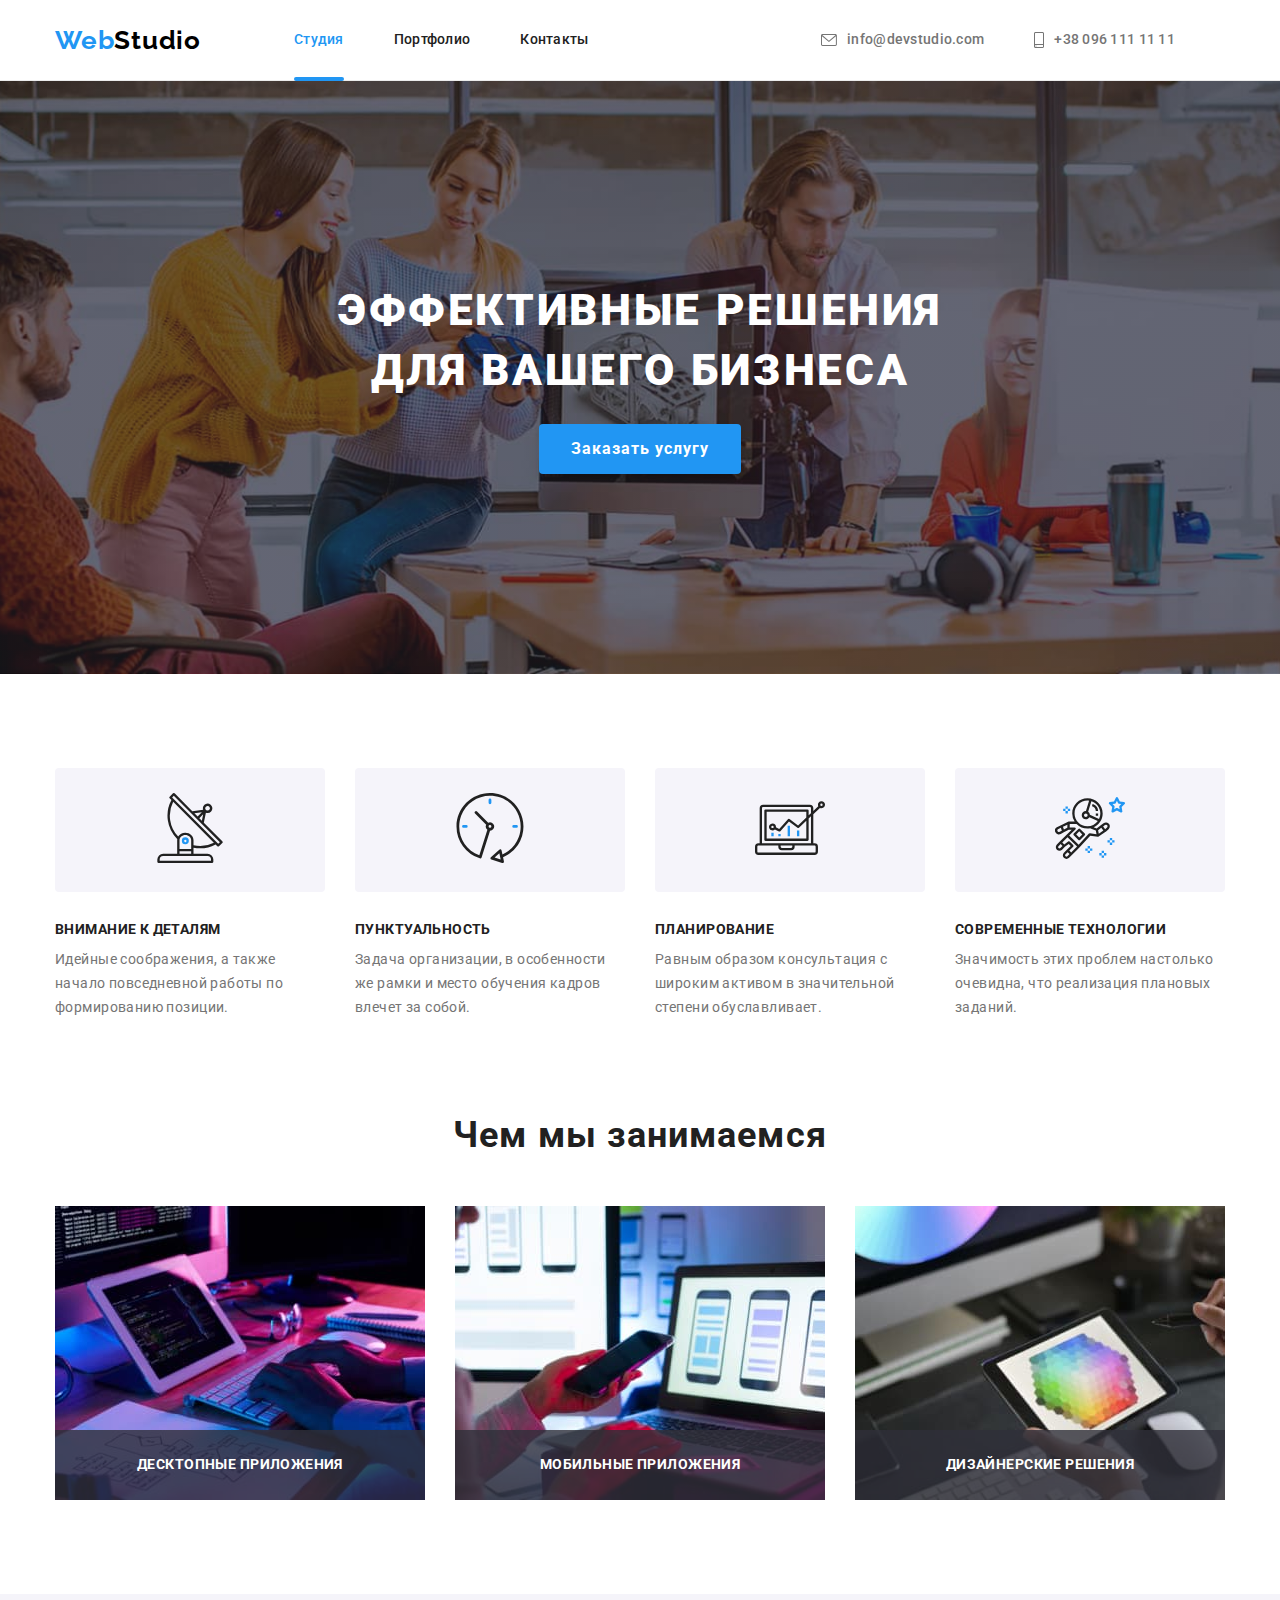
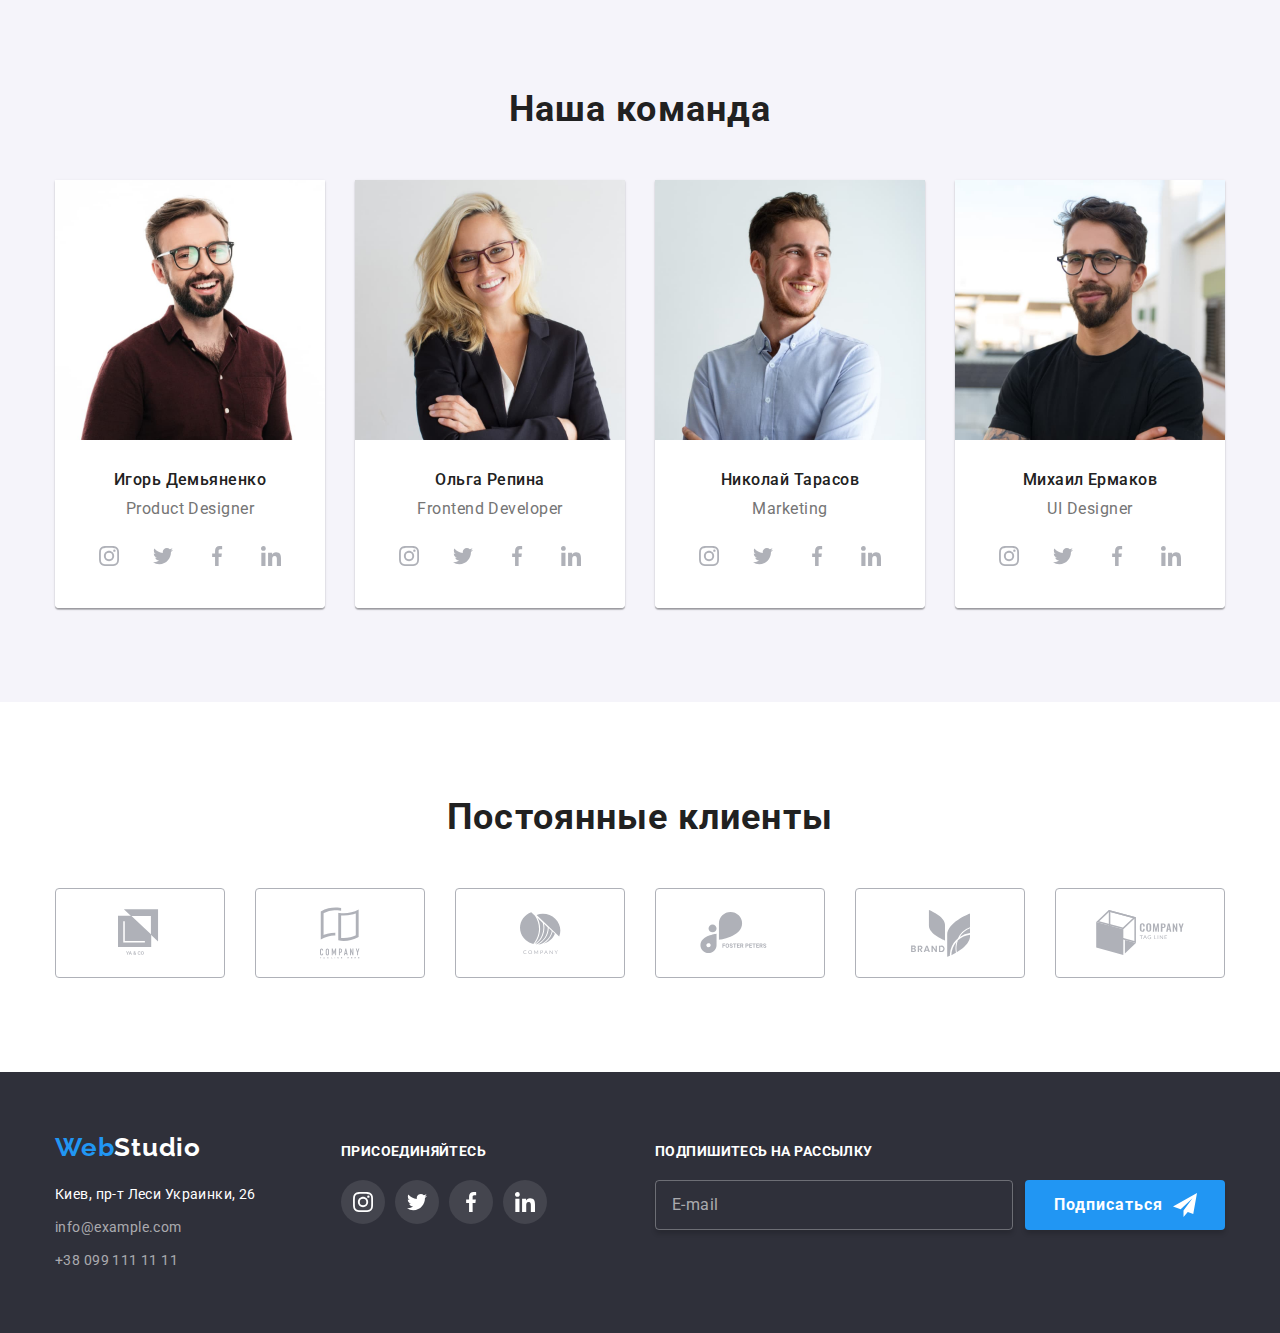
<file: index.html>
<!DOCTYPE html>
<html lang="ru">
  <head>
    <meta charset="UTF-8" />
    <meta name="viewport" content="width=device-width, initial-scale=1.0" />
    <title lang="en">Studio</title>
    <link rel="preconnect" href="https://fonts.gstatic.com" />
    <link
      href="https://fonts.googleapis.com/css2?family=Raleway:wght@700&family=Roboto:wght@400;500;700;900&display=swap"
      rel="stylesheet"
    />
    <link
      rel="stylesheet"
      href="https://cdnjs.cloudflare.com/ajax/libs/modern-normalize/1.0.0/modern-normalize.min.css"
    />
    <link rel="stylesheet" href="./css/main.min.css" />
  </head>

  <body>
    <!-- Шапка страницы-->
    <header class="header">
      <div class="container">
        <nav class="site-nav">
          <a href="./index.html" class="logo" lang="en"
            >Web<span class="logo-text">Studio</span></a
          >
          <ul class="site-nav list">
            <li class="site-nav-list-item">
              <a href="./index.html" class="current link">Студия</a>
            </li>
            <li class="site-nav-list-item">
              <a href="./portfolio.html" class="link">Портфолио</a>
            </li>
            <li class="site-nav-list-item">
              <a href="" class="link">Контакты</a>
            </li>
          </ul>
        </nav>
        <address class="header-address">
          <ul class="header-address list">
            <li class="header-address-list-item">
              <a href="mailto:info@devstudio.com" class="link">
                <svg class="mail-icon" width="16" height="12">
                  <use href="./images/icons/sprite.svg#icon-mail"></use>
                </svg>
                info@devstudio.com</a
              >
            </li>
            <li class="header-address-list-item">
              <a href="tel:+380961111111" class="link">
                <svg class="phone-icon" width="10" height="16">
                  <use href="./images/icons/sprite.svg#icon-smartphone"></use>
                </svg>
                +38 096 111 11 11</a
              >
            </li>
          </ul>
        </address>
      </div>
    </header>

    <main>
      <!--Герой-->
      <section class="hero">
        <div class="container">
          <h1 class="visually-hidden">Промо сайта</h1>
          <p class="hero-text">Эффективные решения для вашего бизнеса</p>
          <button class="button primary" type="button" data-modal-open>
            Заказать услугу
          </button>
        </div>
      </section>

      <!--Особенности-->
      <section class="features section">
        <!--<h2>Особенности</h2>-->
        <div class="container">
          <h2 class="visually-hidden">Особенности</h2>
          <ul class="features-list list">
            <li class="feature-list-item">
              <div class="features-icon">
                <svg class="antenna" width="70" height="70">
                  <use href="./images/icons/sprite.svg#icon-antenna"></use>
                </svg>
              </div>
              <h3 class="features-title">Внимание к деталям</h3>
              <p class="features-description">
                Идейные соображения, а также начало повседневной работы по
                формированию позиции.
              </p>
            </li>
            <li class="feature-list-item">
              <div class="features-icon">
                <svg class="clock" width="70" height="70">
                  <use href="./images/icons/sprite.svg#icon-clock"></use>
                </svg>
              </div>
              <h3 class="features-title">Пунктуальность</h3>
              <p class="features-description">
                Задача организации, в особенности же рамки и место обучения
                кадров влечет за собой.
              </p>
            </li>
            <li class="feature-list-item">
              <div class="features-icon">
                <svg class="diagram" width="70" height="70">
                  <use href="./images/icons/sprite.svg#icon-diagram"></use>
                </svg>
              </div>
              <h3 class="features-title">Планирование</h3>
              <p class="features-description">
                Равным образом консультация с широким активом в значительной
                степени обуславливает.
              </p>
            </li>
            <li class="feature-list-item">
              <div class="features-icon">
                <svg class="astronaut" width="70" height="70">
                  <use href="./images/icons/sprite.svg#icon-astronaut"></use>
                </svg>
              </div>
              <h3 class="features-title">Современные технологии</h3>
              <p class="features-description">
                Значимость этих проблем настолько очевидна, что реализация
                плановых заданий.
              </p>
            </li>
          </ul>
        </div>
      </section>

      <!--Чем мы занимаемся-->
      <section class="apps-development section">
        <div class="container">
          <h2 class="section-title">Чем мы занимаемся</h2>
          <ul class="apps-development-list list">
            <li class="apps-development-item">
              <img
                src="./images/about/image1.jpg"
                alt="Разработка десктопных приложений"
                width="370"
                height="294"
              />
              <p class="apps-development-desc">Десктопные приложения</p>
            </li>
            <li class="apps-development-item">
              <img
                src="./images/about/image2.jpg"
                alt="Разработка приложений для мобильных телефонов"
                width="370"
                height="294"
              />
              <p class="apps-development-desc">Мобильные приложения</p>
            </li>
            <li class="apps-development-item">
              <img
                src="./images/about/image3.jpg"
                alt="Разработка приложений для планшетов"
                width="370"
                height="294"
              />
              <p class="apps-development-desc">Дизайнерские решения</p>
            </li>
          </ul>
        </div>
      </section>

      <!--Наша команда-->
      <section class="team section">
        <div class="container">
          <h2 class="section-title">Наша команда</h2>
          <ul class="team-list list">
            <li class="team-list-item">
              <img
                src="./images/team/photo1.jpg"
                alt="Бородатый шатен в очках в коричневой рубашке улыбается"
                width="270"
                height="260"
              />
              <div class="team-list-content-wrapper">
                <h3 class="employee-name">Игорь Демьяненко</h3>
                <p class="position" lang="en">Product Designer</p>
                <ul class="social-links list">
                  <li class="social-links-list-item">
                    <a href="" class="social-links-link">
                      <svg class="social-links-icon">
                        <use
                          href="./images/icons/sprite.svg#icon-instagram"
                        ></use>
                      </svg>
                    </a>
                  </li>
                  <li class="social-links-list-item">
                    <a href="" class="social-links-link">
                      <svg class="social-links-icon">
                        <use
                          href="./images/icons/sprite.svg#icon-twitter"
                        ></use>
                      </svg>
                    </a>
                  </li>
                  <li class="social-links-list-item">
                    <a href="" class="social-links-link">
                      <svg class="social-links-icon">
                        <use
                          href="./images/icons/sprite.svg#icon-facebook"
                        ></use>
                      </svg>
                    </a>
                  </li>
                  <li class="social-links-list-item">
                    <a href="" class="social-links-link">
                      <svg class="social-links-icon">
                        <use
                          href="./images/icons/sprite.svg#icon-linkedin"
                        ></use>
                      </svg>
                    </a>
                  </li>
                </ul>
              </div>
            </li>
            <li class="team-list-item">
              <img
                src="./images/team/photo2.jpg"
                alt="Блондинка с длинными волосами в очках в черном пиджаке улыбается"
                width="270"
                height="260"
              />
              <div class="team-list-content-wrapper">
                <h3 class="employee-name">Ольга Репина</h3>
                <p class="position" lang="en">Frontend Developer</p>
                <ul class="social-links list">
                  <li class="social-links-list-item">
                    <a href="" class="social-links-link">
                      <svg class="social-links-icon">
                        <use
                          href="./images/icons/sprite.svg#icon-instagram"
                        ></use>
                      </svg>
                    </a>
                  </li>
                  <li class="social-links-list-item">
                    <a href="" class="social-links-link">
                      <svg class="social-links-icon">
                        <use
                          href="./images/icons/sprite.svg#icon-twitter"
                        ></use>
                      </svg>
                    </a>
                  </li>
                  <li class="social-links-list-item">
                    <a href="" class="social-links-link">
                      <svg class="social-links-icon">
                        <use
                          href="./images/icons/sprite.svg#icon-facebook"
                        ></use>
                      </svg>
                    </a>
                  </li>
                  <li class="social-links-list-item">
                    <a href="" class="social-links-link">
                      <svg class="social-links-icon">
                        <use
                          href="./images/icons/sprite.svg#icon-linkedin"
                        ></use>
                      </svg>
                    </a>
                  </li>
                </ul>
              </div>
            </li>
            <li class="team-list-item">
              <img
                src="./images/team/photo3.jpg"
                alt="Русый мужчина в голубой рубашке улыбается"
                width="270"
                height="260"
              />
              <div class="team-list-content-wrapper">
                <h3 class="employee-name">Николай Тарасов</h3>
                <p class="position" lang="en">Marketing</p>
                <ul class="social-links list">
                  <li class="social-links-list-item">
                    <a href="" class="social-links-link">
                      <svg class="social-links-icon">
                        <use
                          href="./images/icons/sprite.svg#icon-instagram"
                        ></use>
                      </svg>
                    </a>
                  </li>
                  <li class="social-links-list-item">
                    <a href="" class="social-links-link">
                      <svg class="social-links-icon">
                        <use
                          href="./images/icons/sprite.svg#icon-twitter"
                        ></use>
                      </svg>
                    </a>
                  </li>
                  <li class="social-links-list-item">
                    <a href="" class="social-links-link">
                      <svg class="social-links-icon">
                        <use
                          href="./images/icons/sprite.svg#icon-facebook"
                        ></use>
                      </svg>
                    </a>
                  </li>
                  <li class="social-links-list-item">
                    <a href="" class="social-links-link">
                      <svg class="social-links-icon">
                        <use
                          href="./images/icons/sprite.svg#icon-linkedin"
                        ></use>
                      </svg>
                    </a>
                  </li>
                </ul>
              </div>
            </li>
            <li class="team-list-item">
              <img
                src="./images/team/photo4.jpg"
                alt="Бородатый брюнет в очках в черной футболке улыбается"
                width="270"
                height="260"
              />
              <div class="team-list-content-wrapper">
                <h3 class="employee-name">Михаил Ермаков</h3>
                <p class="position" lang="en">UI Designer</p>
                <ul class="social-links list">
                  <li class="social-links-list-item">
                    <a href="" class="social-links-link">
                      <svg class="social-links-icon">
                        <use
                          href="./images/icons/sprite.svg#icon-instagram"
                        ></use>
                      </svg>
                    </a>
                  </li>
                  <li class="social-links-list-item">
                    <a href="" class="social-links-link">
                      <svg class="social-links-icon">
                        <use
                          href="./images/icons/sprite.svg#icon-twitter"
                        ></use>
                      </svg>
                    </a>
                  </li>
                  <li class="social-links-list-item">
                    <a href="" class="social-links-link">
                      <svg class="social-links-icon">
                        <use
                          href="./images/icons/sprite.svg#icon-facebook"
                        ></use>
                      </svg>
                    </a>
                  </li>
                  <li class="social-links-list-item">
                    <a href="" class="social-links-link">
                      <svg class="social-links-icon">
                        <use
                          href="./images/icons/sprite.svg#icon-linkedin"
                        ></use>
                      </svg>
                    </a>
                  </li>
                </ul>
              </div>
            </li>
          </ul>
        </div>
      </section>

      <section class="clients section">
        <h2 class="section-title">Постоянные клиенты</h2>
        <div class="container">
          <ul class="clients-list list">
            <li class="clients-list-item">
              <a href="" class="clients-list-link">
                <svg class="client-icon" width="44.27" height="49.23">
                  <use href="./images/icons/sprite.svg#icon-client-1"></use>
                </svg>
              </a>
            </li>
            <li class="clients-list-item">
              <a href="" class="clients-list-link">
                <svg class="client-icon" width="40" height="52">
                  <use href="./images/icons/sprite.svg#icon-client-2"></use>
                </svg>
              </a>
            </li>
            <li class="clients-list-item">
              <a href="" class="clients-list-link">
                <svg class="client-icon" width="41" height="42.6">
                  <use href="./images/icons/sprite.svg#icon-client-3"></use>
                </svg>
              </a>
            </li>
            <li class="clients-list-item">
              <a href="" class="clients-list-link">
                <svg class="client-icon" width="79.66" height="42.02">
                  <use href="./images/icons/sprite.svg#icon-client-4"></use>
                </svg>
              </a>
            </li>
            <li class="clients-list-item">
              <a href="" class="clients-list-link">
                <svg class="client-icon" width="59" height="47">
                  <use href="./images/icons/sprite.svg#icon-client-5"></use>
                </svg>
              </a>
            </li>
            <li class="clients-list-item">
              <a href="" class="clients-list-link">
                <svg class="client-icon" width="88.48" height="45.44">
                  <use href="./images/icons/sprite.svg#icon-client-6"></use>
                </svg>
              </a>
            </li>
          </ul>
        </div>
      </section>
    </main>

    <!--Подвал страницы-->
    <footer class="footer">
      <div class="container">
        <div class="contacts">
          <a href="./index.html" class="logo" lang="en"
            >Web<span class="logo-footer">Studio</span></a
          >
          <address class="footer-address">
            <ul class="footer-address list">
              <li class="footer-address-item">
                <a
                  class="footer-address-link"
                  href="https://goo.gl/maps/MT652eEoBxCUqBkD8"
                  target="_blank"
                  >Киев, пр-т Леси Украинки, 26</a
                >
              </li>
              <li class="footer-address-item">
                <a class="mail-link" href="mailto:info@example.com"
                  >info@example.com</a
                >
              </li>
              <li class="footer-address-item">
                <a class="tel-link" href="tel:+380991111111"
                  >+38 099 111 11 11</a
                >
              </li>
            </ul>
          </address>
        </div>
        <div class="footer-center">
          <b class="call-to-action">присоединяйтесь</b>
          <ul class="social-links list">
            <li class="social-links-list-item">
              <a href="" class="social-links-link">
                <svg class="social-links-icon">
                  <use href="./images/icons/sprite.svg#icon-instagram"></use>
                </svg>
              </a>
            </li>
            <li class="social-links-list-item">
              <a href="" class="social-links-link">
                <svg class="social-links-icon">
                  <use href="./images/icons/sprite.svg#icon-twitter"></use>
                </svg>
              </a>
            </li>
            <li class="social-links-list-item">
              <a href="" class="social-links-link">
                <svg class="social-links-icon">
                  <use href="./images/icons/sprite.svg#icon-facebook"></use>
                </svg>
              </a>
            </li>
            <li class="social-links-list-item">
              <a href="" class="social-links-link">
                <svg class="social-links-icon">
                  <use href="./images/icons/sprite.svg#icon-linkedin"></use>
                </svg>
              </a>
            </li>
          </ul>
        </div>

        <div class="footer-end">
          <b class="call-to-action">Подпишитесь на рассылку</b>
          <form class="footer-form">
            <input type="email" class="email-input" name="email" id="email" placeholder="E-mail" />
            <button type="submit" class="footer-form button">Подписаться
              <svg class="footer-form-icon">
                <use href="./images/icons/sprite.svg#icon-icon-send"></use>
              </svg>
            </button>
          </form>
        </div>
      </div>
    </footer>

    <div class="backdrop is-hidden" data-modal>
      <div class="modal">
        <button class="close-button" type="button" data-modal-close>
          <svg class="close-icon" width="18" height="18">
            <use href="./images/icons/sprite.svg#icon-close"></use>
          </svg>
        </button>
        <b class="modal-call-to-action">Оставьте свои данные, мы вам перезвоним</b>
        <form action="#" class="modal-form">
            <label class="modal-form-field">Имя
              <span class="modal-form-input-wrapper">
                <input type="text" class="modal-form-input" name="name">
                <svg class="modal-form-icon">
                  <use href="./images/icons/sprite.svg#icon-person"></use>
                </svg>
              </span>
            </label>

          <label class="modal-form-field">Телефон
            <span class="modal-form-input-wrapper">
              <input type="tel" class="modal-form-input" name="telephone">
              <svg class="modal-form-icon">
                <use href="./images/icons/sprite.svg#icon-phone"></use>
              </svg>
            </span>
          </label>

          <label class="modal-form-field">Почта
            <span class="modal-form-input-wrapper">
              <input type="email" class="modal-form-input" name="mail">
              <svg class="modal-form-icon">
                <use href="./images/icons/sprite.svg#icon-email"></use>
              </svg>
            </span>
          </label>

          <label class="modal-form-field comments">Комментарий
            <textarea class="modal-form-comments" name="comments" placeholder="Введите текст"></textarea>
          </label>

          <div class="modal-form-policy-wrapper">
            <input id="policy" type="checkbox" class="modal-form-policy visually-hidden" name="policy" value="accept-policy">
            <label for="policy" class="modal-form-policy-text">Соглашаюсь с рассылкой и принимаю &nbsp;<a class="contract-conditions"
                href="#">Условия договора</a>
            </label>
          </div>
          
          <button type="submit" class="modal-form button">Отправить</button>
        
        </form>
      </div>
    </div>

    <script src="./js/modal.js"></script>
  </body>
</html>
</file>
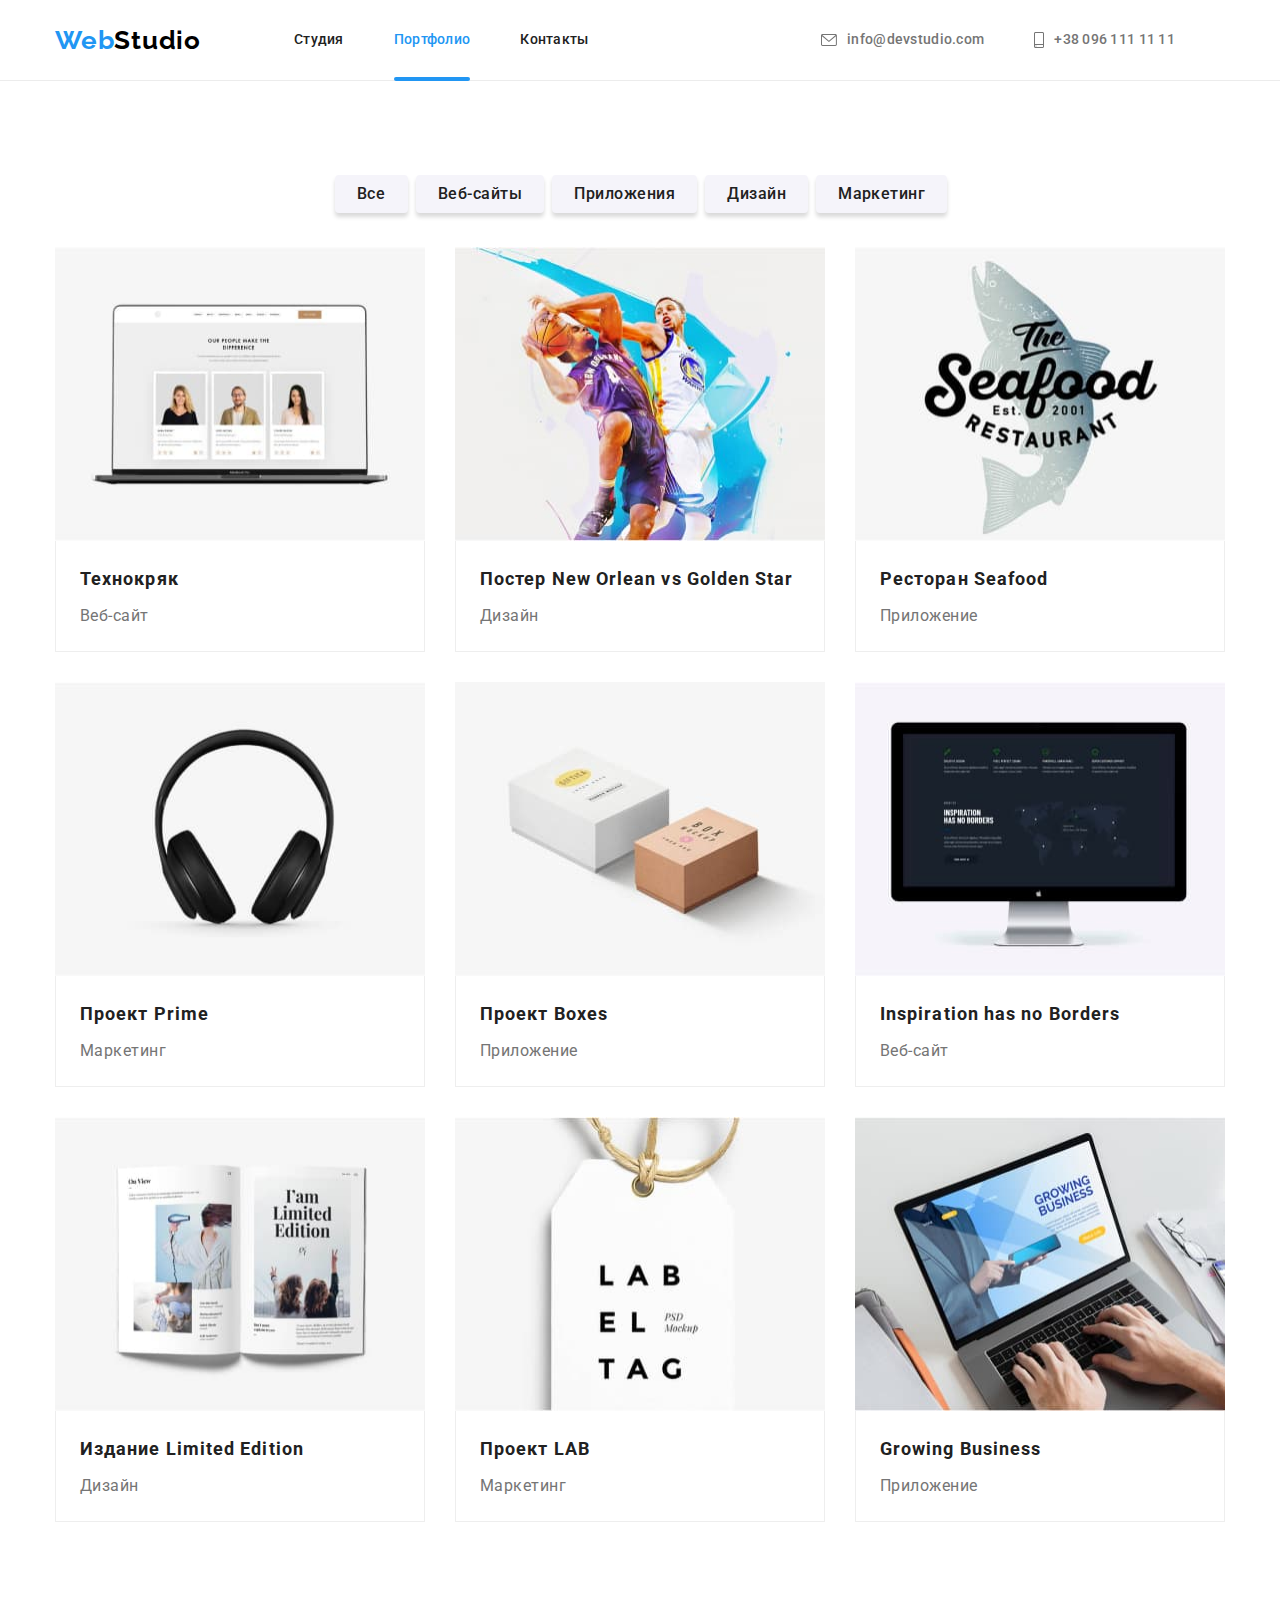
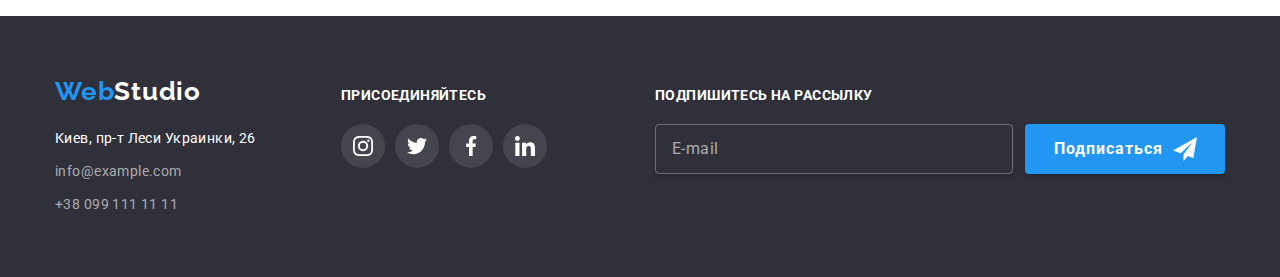
<file: portfolio.html>
<!DOCTYPE html>
<html lang="ru">
  <head>
    <meta charset="UTF-8" />
    <meta name="viewport" content="width=device-width, initial-scale=1.0" />
    <title lang="en">Portfolio</title>
    <link rel="preconnect" href="https://fonts.gstatic.com" />
    <link
      href="https://fonts.googleapis.com/css2?family=Raleway:wght@700&family=Roboto:wght@400;500;700;900&display=swap"
      rel="stylesheet"
    />
    <link
      rel="stylesheet"
      href="https://cdnjs.cloudflare.com/ajax/libs/modern-normalize/1.0.0/modern-normalize.min.css"
    />
    <link rel="stylesheet" href="./css/portfolio.min.css" />
  </head>

  <body>
    <!-- Шапка страницы-->
    <header class="header">
      <div class="container">
        <nav class="site-nav">
          <a href="./index.html" class="logo" lang="en"
            >Web<span class="logo-text">Studio</span></a
          >
          <ul class="site-nav list">
            <li class="site-nav-list-item">
              <a href="./index.html" class="link">Студия</a>
            </li>
            <li class="site-nav-list-item">
              <a href="./portfolio.html" class="current link">Портфолио</a>
            </li>
            <li class="site-nav-list-item">
              <a href="" class="link">Контакты</a>
            </li>
          </ul>
        </nav>
        <address class="header-address">
          <ul class="header-address list">
            <li class="header-address-list-item">
              <a href="mailto:info@devstudio.com" class="link">
                <svg class="mail-icon" width="16" height="12">
                  <use href="./images/icons/sprite.svg#icon-mail"></use>
                </svg>
                info@devstudio.com</a
              >
            </li>
            <li class="header-address-list-item">
              <a href="tel:+380961111111" class="link">
                <svg class="phone-icon" width="10" height="16">
                  <use href="./images/icons/sprite.svg#icon-smartphone"></use>
                </svg>
                +38 096 111 11 11</a
              >
            </li>
          </ul>
        </address>
      </div>
    </header>

    <!-- Проекты -->
    <main>
      <section class="projects section">
        <!-- <h1>Проекты</h1> -->
        <h1 class="visually-hidden">Проекты</h1>
        <div class="filters container">
          <ul class="filters-list list">
            <li class="filters-list-item">
              <button class="button secondary" type="button">Все</button>
            </li>
            <li class="filters-list-item">
              <button class="button secondary" type="button">Веб-сайты</button>
            </li>
            <li class="filters-list-item">
              <button class="button secondary" type="button">Приложения</button>
            </li>
            <li class="filters-list-item">
              <button class="button secondary" type="button">Дизайн</button>
            </li>
            <li class="filters-list-item">
              <button class="button secondary" type="button">Маркетинг</button>
            </li>
          </ul>
        </div>
        <div class="projects-types container">
          <ul class="projects-types list">
            <li class="projects-types-item">
              <a class="projects-types-link" href="">
                <div class="projects-img-wrapper">
                  <img
                    src="./images/portfolio/img-1.jpg"
                    alt="Три карточки с контактными данными разных людей на странице сайта"
                    width="370"
                    height="294"
                  />
                  <p class="overlay">
                    Технокряк это современная площадка распространения
                    коронавируса. Компании используют эту платформу для
                    цифрового шпионажа и атак на защищённые сервера конкурентов.
                  </p>
                </div>
                <div class="card">
                  <h2 class="projects-type">Технокряк</h2>
                  <p class="projects-description">Веб-сайт</p>
                </div>
              </a>
            </li>
            <li class="projects-types-item">
              <a class="projects-types-link" href="">
                <div class="projects-img-wrapper">
                  <img
                    src="./images/portfolio/img-2.jpg"
                    alt="Постер с изображением двух баскетболистов в прыжке"
                    width="370"
                    height="294"
                  />
                  <p class="overlay">
                    Технокряк это современная площадка распространения
                    коронавируса. Компании используют эту платформу для
                    цифрового шпионажа и атак на защищённые сервера конкурентов.
                  </p>
                </div>
                <div class="card">
                  <h2 class="projects-type">
                    Постер New Orlean vs Golden Star
                  </h2>
                  <p class="projects-description">Дизайн</p>
                </div>
              </a>
            </li>
            <li class="projects-types-item">
              <a class="projects-types-link" href="">
                <div class="projects-img-wrapper">
                  <img
                    src="./images/portfolio/img-3.jpg"
                    alt="Логотип ресторана в виде лосося"
                    width="370"
                    height="294"
                  />
                  <p class="overlay">
                    Технокряк это современная площадка распространения
                    коронавируса. Компании используют эту платформу для
                    цифрового шпионажа и атак на защищённые сервера конкурентов.
                  </p>
                </div>
                <div class="card">
                  <h2 class="projects-type">Ресторан Seafood</h2>
                  <p class="projects-description">Приложение</p>
                </div>
              </a>
            </li>
            <li class="projects-types-item">
              <a class="projects-types-link" href="">
                <div class="projects-img-wrapper">
                  <img
                    src="./images/portfolio/img-4.jpg"
                    alt="Черные большие беспроводные наушники"
                    width="370"
                    height="294"
                  />
                  <p class="overlay">
                    Технокряк это современная площадка распространения
                    коронавируса. Компании используют эту платформу для
                    цифрового шпионажа и атак на защищённые сервера конкурентов.
                  </p>
                </div>
                <div class="card">
                  <h2 class="projects-type">Проект Prime</h2>
                  <p class="projects-description">Маркетинг</p>
                </div>
              </a>
            </li>
            <li class="projects-types-item">
              <a class="projects-types-link" href="">
                <div class="projects-img-wrapper">
                  <img
                    src="./images/portfolio/img-5.jpg"
                    alt="Белая и бежевая небольшие коробки"
                    width="370"
                    height="294"
                  />
                  <p class="overlay">
                    Технокряк это современная площадка распространения
                    коронавируса. Компании используют эту платформу для
                    цифрового шпионажа и атак на защищённые сервера конкурентов.
                  </p>
                </div>
                <div class="card">
                  <h2 class="projects-type">Проект Boxes</h2>
                  <p class="projects-description">Приложение</p>
                </div>
              </a>
            </li>
            <li class="projects-types-item">
              <a class="projects-types-link" href="">
                <div class="projects-img-wrapper">
                  <img
                    src="./images/portfolio/img-6.jpg"
                    alt="Черная страница сайта с картой мира"
                    width="370"
                    height="294"
                  />
                  <p class="overlay">
                    Технокряк это современная площадка распространения
                    коронавируса. Компании используют эту платформу для
                    цифрового шпионажа и атак на защищённые сервера конкурентов.
                  </p>
                </div>
                <div class="card">
                  <h2 class="projects-type">Inspiration has no Borders</h2>
                  <p class="projects-description">Веб-сайт</p>
                </div>
              </a>
            </li>
            <li class="projects-types-item">
              <a class="projects-types-link" href="">
                <div class="projects-img-wrapper">
                  <img
                    src="./images/portfolio/img-7.jpg"
                    alt="Открытый журнал со статьями для женщин"
                    width="370"
                    height="294"
                  />
                  <p class="overlay">
                    Технокряк это современная площадка распространения
                    коронавируса. Компании используют эту платформу для
                    цифрового шпионажа и атак на защищённые сервера конкурентов.
                  </p>
                </div>
                <div class="card">
                  <h2 class="projects-type">Издание Limited Edition</h2>
                  <p class="projects-description">Дизайн</p>
                </div>
              </a>
            </li>
            <li class="projects-types-item">
              <a class="projects-types-link" href="">
                <div class="projects-img-wrapper">
                  <img
                    src="./images/portfolio/img-8.jpg"
                    alt="Белая бирка с черным текстом"
                    width="370"
                    height="294"
                  />
                  <p class="overlay">
                    Технокряк это современная площадка распространения
                    коронавируса. Компании используют эту платформу для
                    цифрового шпионажа и атак на защищённые сервера конкурентов.
                  </p>
                </div>
                <div class="card">
                  <h2 class="projects-type">Проект LAB</h2>
                  <p class="projects-description">Маркетинг</p>
                </div>
              </a>
            </li>
            <li class="projects-types-item">
              <a class="projects-types-link" href="">
                <div class="projects-img-wrapper">
                  <img
                    src="./images/portfolio/img-9.jpg"
                    alt="Человек печатает"
                    width="370"
                    height="294"
                  />
                  <p class="overlay">
                    Технокряк это современная площадка распространения
                    коронавируса. Компании используют эту платформу для
                    цифрового шпионажа и атак на защищённые сервера конкурентов.
                  </p>
                </div>
                <div class="card">
                  <h2 class="projects-type">Growing Business</h2>
                  <p class="projects-description">Приложение</p>
                </div>
              </a>
            </li>
          </ul>
        </div>
      </section>
    </main>

    <!--Подвал страницы-->
    <footer class="footer">
      <div class="container">
        <div class="contacts">
          <a href="./index.html" class="logo" lang="en"
            >Web<span class="logo-footer">Studio</span></a
          >
          <address class="footer-address">
            <ul class="footer-address list">
              <li class="footer-address-item">
                <a
                  class="footer-address-link"
                  href="https://goo.gl/maps/MT652eEoBxCUqBkD8"
                  target="_blank"
                  >Киев, пр-т Леси Украинки, 26</a
                >
              </li>
              <li class="footer-address-item">
                <a class="mail-link" href="mailto:info@example.com"
                  >info@example.com</a
                >
              </li>
              <li class="footer-address-item">
                <a class="tel-link" href="tel:+380991111111"
                  >+38 099 111 11 11</a
                >
              </li>
            </ul>
          </address>
        </div>
        <div class="footer-center">
          <b class="call-to-action">присоединяйтесь</b>
          <ul class="social-links list">
            <li class="social-links-list-item">
              <a href="" class="social-links-link">
                <svg class="social-links-icon">
                  <use href="./images/icons/sprite.svg#icon-instagram"></use>
                </svg>
              </a>
            </li>
            <li class="social-links-list-item">
              <a href="" class="social-links-link">
                <svg class="social-links-icon">
                  <use href="./images/icons/sprite.svg#icon-twitter"></use>
                </svg>
              </a>
            </li>
            <li class="social-links-list-item">
              <a href="" class="social-links-link">
                <svg class="social-links-icon">
                  <use href="./images/icons/sprite.svg#icon-facebook"></use>
                </svg>
              </a>
            </li>
            <li class="social-links-list-item">
              <a href="" class="social-links-link">
                <svg class="social-links-icon">
                  <use href="./images/icons/sprite.svg#icon-linkedin"></use>
                </svg>
              </a>
            </li>
          </ul>
        </div>

        <div class="footer-end">
          <b class="call-to-action">Подпишитесь на рассылку</b>
          <form class="footer-form">
            <input type="email" class="email-input" name="email" id="email" placeholder="E-mail" />
            <button type="submit" class="footer-form button">Подписаться
              <svg class="footer-form-icon">
                <use href="./images/icons/sprite.svg#icon-icon-send"></use>
              </svg>
            </button>
          </form>
        </div>
      </div>
    </footer>
  </body>
</html>
</file>
<file: css/main.min.css>
:root{--primary-text-color: #212121;--primary-white-color: #ffffff;--accent-color: #2196f3;--secondary-text-color: #757575;--secondary-accent-color: #000000;--secondary-bg-color: #f5f4fa;--auxilliary-bg-color: #e5e5e5;--social-links-bg: #afb1b8;--main-font: Roboto, san-serif;--secondary-font: Raleway, san-serif;--timing-function: cubic-bezier(0.4, 0, 0.2, 1)}*,*::before,*::after{-webkit-box-sizing:border-box;box-sizing:border-box}body{background-color:var(--primary-white-color);color:var(--primary-text-color);font-family:var(--main-font)}.list{list-style:none}h1,h2,h3{margin:0}ul{margin:0;padding:0}p{margin:0}img{display:block;max-width:100%}.visually-hidden{position:absolute;width:1px;height:1px;margin:-1px;border:0;padding:0;white-space:nowrap;-webkit-clip-path:inset(100%);clip-path:inset(100%);clip:rect(0 0 0 0);overflow:hidden}.header{border-bottom:1px solid #ececec}.header .container{display:-webkit-box;display:-ms-flexbox;display:flex;-webkit-box-align:center;-ms-flex-align:center;align-items:center}.header-address{display:-webkit-box;display:-ms-flexbox;display:flex;-webkit-box-align:center;-ms-flex-align:center;align-items:center}.header .header-address{margin-left:auto}.header-address-list-item{margin-right:50px}.current.link{position:relative}.current.link::after{position:absolute;bottom:-1px;content:"";width:100%;height:4px;background-color:var(--accent-color);border-radius:2px}.container{width:1200px;padding-left:15px;padding-right:15px;margin:0 auto}.button{display:-webkit-box;display:-ms-flexbox;display:flex;-webkit-box-align:center;-ms-flex-align:center;align-items:center;min-width:200px;max-height:50px;font-weight:700;font-size:16px;line-height:1.87;letter-spacing:0.06em;cursor:pointer;color:var(--primary-white-color);background-color:var(--accent-color);border:none;border-radius:4px;-webkit-box-shadow:0px 4px 4px rgba(0,0,0,0.15);box-shadow:0px 4px 4px rgba(0,0,0,0.15)}.button.primary{padding:10px 32px}.button.secondary{font-weight:500;font-size:16px;line-height:1.63;text-align:center;letter-spacing:0.03em;cursor:pointer;border-radius:4px;padding:6px 22px;min-width:73px;color:var(--primary-text-color);background-color:var(--secondary-bg-color);border:none;-webkit-transition:all 250ms var(--timing-function);transition:all 250ms var(--timing-function)}.button.secondary:hover,.button.secondary:focus{color:var(--primary-white-color);background-color:var(--accent-color);-webkit-box-shadow:0px 3px 1px rgba(0,0,0,0.1),0px 1px 2px rgba(0,0,0,0.08),0px 2px 2px rgba(0,0,0,0.12);box-shadow:0px 3px 1px rgba(0,0,0,0.1),0px 1px 2px rgba(0,0,0,0.08),0px 2px 2px rgba(0,0,0,0.12)}.logo{color:var(--accent-color);font-family:var(--secondary-font);font-weight:700;font-size:26px;line-height:1.19;letter-spacing:0.03em;text-decoration:none}.header .logo{margin-right:93px}.contacts .logo{display:block;margin-bottom:20px}.logo-footer{color:var(--primary-white-color)}.logo-text{color:var(--secondary-accent-color);-webkit-transition:color 250ms var(--timing-function);transition:color 250ms var(--timing-function)}.site-nav .logo-text:hover,.site-nav .logo-text:focus{color:var(--accent-color)}.site-nav{display:-webkit-box;display:-ms-flexbox;display:flex;-webkit-box-align:center;-ms-flex-align:center;align-items:center}.site-nav-list-item:not(:last-child){margin-right:50px}.site-nav .link:hover,.site-nav .link:focus{color:var(--accent-color)}.site-nav.list a{display:-webkit-box;display:-ms-flexbox;display:flex;-webkit-box-align:center;-ms-flex-align:center;align-items:center;padding-top:32px;padding-bottom:32px;color:var(--primary-text-color);background-color:var(--primary-white-color);font-family:var(--main-font);font-style:normal;font-weight:500;font-size:14px;line-height:1.14;letter-spacing:0.02em;text-decoration:none;-webkit-transition:color 250ms var(--timing-function);transition:color 250ms var(--timing-function)}.site-nav .current.link{color:var(--accent-color)}.header-address .link{display:-webkit-box;display:-ms-flexbox;display:flex;-webkit-box-align:center;-ms-flex-align:center;align-items:center;padding-top:32px;padding-bottom:32px;color:var(--secondary-text-color);background-color:var(--primary-white-color);font-family:var(--main-font);font-style:normal;font-weight:500;font-size:14px;line-height:1.14;letter-spacing:0.02em;text-decoration:none;-webkit-transition:color 250ms var(--timing-function);transition:color 250ms var(--timing-function)}.header-address .link:hover,.header-address .link:focus{color:var(--accent-color)}.mail-icon{fill:currentColor;margin-right:10px}.mail-icon:hover,.mail-icon:focus{fill:var(--accent-color)}.phone-icon{fill:currentColor;margin-right:10px}.phone-icon:hover,.phone-icon:focus{fill:var(--accent-color)}.hero{max-width:1600px;margin-left:auto;margin-right:auto;background-image:-webkit-gradient(linear, left top, left bottom, from(rgba(47,48,58,0.4)), to(rgba(47,48,58,0.4))),url(../images/hero/bg-hero.jpg);background-image:linear-gradient(rgba(47,48,58,0.4), rgba(47,48,58,0.4)),url(../images/hero/bg-hero.jpg);background-repeat:no-repeat;background-size:cover;background-position:center;background-color:#2f303a}.hero .container{display:-webkit-box;display:-ms-flexbox;display:flex;padding:200px 452px;-ms-flex-wrap:wrap;flex-wrap:wrap;-webkit-box-pack:center;-ms-flex-pack:center;justify-content:center;-webkit-box-align:center;-ms-flex-align:center;align-items:center}.hero .hero-text{color:var(--primary-white-color);font-weight:900;font-size:44px;line-height:1.36;text-align:center;letter-spacing:0.06em;text-transform:uppercase;min-width:696px;margin-bottom:23px}.features .container{display:-webkit-box;display:-ms-flexbox;display:flex}.features-list{display:-webkit-box;display:-ms-flexbox;display:flex;-ms-flex-wrap:wrap;flex-wrap:wrap}.feature-list-item{min-width:270px}.feature-list-item:not(:last-child){margin-right:30px}.features.section{background-color:var(--primary-white-color)}.features-title{color:var(--primary-text-color);font-weight:700;font-size:14px;line-height:1.14;letter-spacing:0.03em;text-transform:uppercase;margin-bottom:10px}.features-description{color:var(--secondary-text-color);background-color:var(--primary-white-color);width:270px;font-weight:400;font-size:14px;line-height:1.71;letter-spacing:0.03em}.features-icon{display:block;padding:25px 100px;margin-bottom:30px;text-align:center;background-color:var(--secondary-bg-color);border-radius:4px}.section{padding-top:94px;padding-bottom:94px}.section-title{color:var(--primary-text-color);background-color:var(--primary-white-color);font-weight:700;font-size:36px;line-height:1.17;text-align:center;letter-spacing:0.03em;margin-bottom:50px}.apps-development.section{background-color:var(--primary-white-color);padding-top:0}.apps-development-list{display:-webkit-box;display:-ms-flexbox;display:flex}.apps-development-item{position:relative}.apps-development-item:not(:last-child){margin-right:30px}.apps-development-desc{position:absolute;width:100%;max-height:70px;bottom:0;padding-top:27px;padding-bottom:27px;font-weight:700;font-size:14px;line-height:1.14;text-align:center;letter-spacing:0.03em;text-transform:uppercase;color:var(--primary-white-color);background-color:rgba(47,48,58,0.8)}.team.section{background-color:var(--secondary-bg-color)}.team.section .section-title{background-color:var(--secondary-bg-color)}.team-list.list{display:-webkit-box;display:-ms-flexbox;display:flex;-webkit-box-pack:justify;-ms-flex-pack:justify;justify-content:space-between;background-color:var(--secondary-bg-color)}.employee-name{color:var(--primary-text-color);font-weight:500;font-size:16px;line-height:1.19;text-align:center;letter-spacing:0.03em;margin-bottom:10px}.position{color:var(--secondary-text-color);background-color:var(--primary-white-color);font-weight:400;font-size:16px;line-height:1.19;text-align:center;letter-spacing:0.03em;margin-bottom:16px}.team-list-content-wrapper{min-width:270px;padding-top:30px;padding-bottom:30px;padding-left:32px;padding-right:32px;background-color:var(--primary-white-color);border-radius:0px 0px 4px 4px}.team-list-item{min-width:270px;background-color:var(--secondary-bg-color);-webkit-box-shadow:0px 1px 3px rgba(0,0,0,0.12),0px 1px 1px rgba(0,0,0,0.14),0px 2px 1px rgba(0,0,0,0.2);box-shadow:0px 1px 3px rgba(0,0,0,0.12),0px 1px 1px rgba(0,0,0,0.14),0px 2px 1px rgba(0,0,0,0.2);border-radius:0px 0px 4px 4px}.social-links.list{display:-webkit-box;display:-ms-flexbox;display:flex;-webkit-box-pack:justify;-ms-flex-pack:justify;justify-content:space-between}.social-links-link{display:-webkit-box;display:-ms-flexbox;display:flex;-webkit-box-pack:center;-ms-flex-pack:center;justify-content:center;-webkit-box-align:center;-ms-flex-align:center;align-items:center;width:44px;height:44px;background-color:var(--primary-white-color);border-radius:50%;-webkit-transition:background-color 250ms var(--timing-function);transition:background-color 250ms var(--timing-function)}.social-links-link:hover,.social-links-link:focus{background-color:var(--accent-color)}.footer .social-links-link{background-color:rgba(255,255,255,0.1)}.footer .social-links-link:hover,.footer .social-links-link:focus{background-color:var(--accent-color)}.social-links-icon{width:20px;height:20px;fill:var(--social-links-bg);-webkit-transition:fill 250ms var(--timing-function);transition:fill 250ms var(--timing-function)}.social-links-link:hover .social-links-icon,.social-links-link:focus .social-links-icon{fill:var(--primary-white-color)}.footer .social-links-icon{width:20px;height:20px;fill:var(--primary-white-color)}.clients-list.list{display:-webkit-box;display:-ms-flexbox;display:flex}.clients-list-item:not(:last-child){margin-right:30px;margin-left:auto}.clients-list-link{display:-webkit-box;display:-ms-flexbox;display:flex;-webkit-box-pack:center;-ms-flex-pack:center;justify-content:center;-webkit-box-align:center;-ms-flex-align:center;align-items:center;width:170px;height:90px;border:1px solid var(--social-links-bg);border-radius:4px;fill:var(--social-links-bg);-webkit-transition:border-color 250ms var(--timing-function);transition:border-color 250ms var(--timing-function)}.clients-list-link:hover,.clients-list-link:focus{border-color:var(--accent-color)}.client-icon{-webkit-transition:fill 250ms var(--timing-function);transition:fill 250ms var(--timing-function)}.clients-list-link:hover .client-icon,.clients-list-link:focus .client-icon{fill:var(--accent-color)}.footer{margin-left:auto;margin-right:auto;background-color:#2f303a}.footer .contacts{margin-right:70px}.footer .container{display:-webkit-box;display:-ms-flexbox;display:flex;-webkit-box-pack:justify;-ms-flex-pack:justify;justify-content:space-between;-webkit-box-align:baseline;-ms-flex-align:baseline;align-items:baseline;padding-top:60px;padding-bottom:60px}.footer-center{display:block;width:206px;margin-right:93px}.footer-address-list{display:-webkit-box;display:-ms-flexbox;display:flex;-webkit-box-orient:vertical;-webkit-box-direction:normal;-ms-flex-direction:column;flex-direction:column}.footer-address-item:not(:last-child){margin-bottom:9px}.footer a:hover,.footer a:focus{color:var(--accent-color)}.footer-address a{text-decoration:none;-webkit-transition:color 250ms var(--timing-function);transition:color 250ms var(--timing-function)}.footer-address-link,.mail-link,.tel-link{font-style:normal;font-weight:400;font-size:14px;line-height:1.71;letter-spacing:0.03em}.footer-address-link{color:var(--primary-white-color)}.mail-link,.tel-link{color:rgba(255,255,255,0.6)}.call-to-action{font-weight:700;font-size:14px;line-height:1.14;letter-spacing:0.03em;text-transform:uppercase;color:var(--primary-white-color);display:block;margin-bottom:20px}.footer-form{display:-webkit-box;display:-ms-flexbox;display:flex}.footer-form.button{padding-top:10px;padding-bottom:10px;padding-left:29px;padding-right:28px}.footer-form-icon{margin-left:10px;width:24px;height:24px;fill:var(--primary-white-color)}.email-input{padding-top:15px;padding-bottom:15px;padding-left:16px;margin-right:12px;width:358px;border:1px solid rgba(255,255,255,0.3);-webkit-box-shadow:0px 4px 4px rgba(0,0,0,0.15);box-shadow:0px 4px 4px rgba(0,0,0,0.15);border-radius:4px;background-color:transparent;outline:none}.email-input::-webkit-input-placeholder{font-weight:400;font-size:16px;line-height:1.25;display:-webkit-box;display:flex;-webkit-box-align:center;align-items:center;letter-spacing:0.03em;color:rgba(255,255,255,0.6)}.email-input:-ms-input-placeholder{font-weight:400;font-size:16px;line-height:1.25;display:-ms-flexbox;display:flex;-ms-flex-align:center;align-items:center;letter-spacing:0.03em;color:rgba(255,255,255,0.6)}.email-input::-ms-input-placeholder{font-weight:400;font-size:16px;line-height:1.25;display:-ms-flexbox;display:flex;-ms-flex-align:center;align-items:center;letter-spacing:0.03em;color:rgba(255,255,255,0.6)}.email-input::placeholder{font-weight:400;font-size:16px;line-height:1.25;display:-webkit-box;display:-ms-flexbox;display:flex;-webkit-box-align:center;-ms-flex-align:center;align-items:center;letter-spacing:0.03em;color:rgba(255,255,255,0.6)}.email-input:not(:placeholder-shown){background-color:var(--primary-white-color)}.backdrop{position:fixed;top:0;left:0;width:100%;height:100%;background-color:rgba(0,0,0,0.2);-webkit-transition:all 250ms linear;transition:all 250ms linear}.backdrop.is-hidden{-webkit-transition:all 250ms linear 250ms;transition:all 250ms linear 250ms}.modal{position:absolute;z-index:100;top:50%;left:50%;padding:40px;-webkit-transform:translate(-50%, -50%) scale(1);transform:translate(-50%, -50%) scale(1);width:528px;min-height:581px;background-color:var(--primary-white-color);-webkit-box-shadow:0px 1px 3px rgba(0,0,0,0.12),0px 1px 1px rgba(0,0,0,0.14),0px 2px 1px rgba(0,0,0,0.2);box-shadow:0px 1px 3px rgba(0,0,0,0.12),0px 1px 1px rgba(0,0,0,0.14),0px 2px 1px rgba(0,0,0,0.2);border-radius:4px;-webkit-transition:-webkit-transform 250ms linear 250ms;transition:-webkit-transform 250ms linear 250ms;transition:transform 250ms linear 250ms;transition:transform 250ms linear 250ms, -webkit-transform 250ms linear 250ms}.backdrop.is-hidden .modal{-webkit-transform:translate(-50%, -50%) scale(0);transform:translate(-50%, -50%) scale(0);-webkit-transition:-webkit-transform 250ms linear 0ms;transition:-webkit-transform 250ms linear 0ms;transition:transform 250ms linear 0ms;transition:transform 250ms linear 0ms, -webkit-transform 250ms linear 0ms}.close-button{position:absolute;top:8px;right:8px;padding:0;display:-webkit-box;display:-ms-flexbox;display:flex;-webkit-box-pack:center;-ms-flex-pack:center;justify-content:center;-webkit-box-align:center;-ms-flex-align:center;align-items:center;width:30px;height:30px;border:1px solid rgba(0,0,0,0.1);border-radius:50%;background-color:transparent;cursor:pointer}.close-icon{-webkit-transition:fill 250ms var(--timing-function);transition:fill 250ms var(--timing-function)}.close-icon:hover,.close-icon:focus{fill:var(--accent-color)}.is-hidden{visibility:hidden;opacity:0;pointer-events:none}.modal-form{display:-webkit-box;display:-ms-flexbox;display:flex;-webkit-box-orient:vertical;-webkit-box-direction:normal;-ms-flex-direction:column;flex-direction:column;margin-top:12px}.modal-form.button{padding-top:10px;padding-bottom:10px;padding-left:56px;padding-right:55px;margin:0 auto}.modal-call-to-action{font-weight:700;font-size:20px;line-height:1.15;text-align:center;letter-spacing:0.03em;color:var(--primary-text-color)}.modal-form-field{font-weight:400;font-size:12px;line-height:1.17;letter-spacing:0.01em;color:var(--secondary-text-color);margin-bottom:10px}.modal-form-field.comments{margin-bottom:20px}.modal-form-input{width:100%;height:40px;border:1px solid rgba(33,33,33,0.2);border-radius:4px;padding-left:42px;cursor:pointer;-webkit-transition:border-color 250ms var(--timing-function);transition:border-color 250ms var(--timing-function)}.modal-form-input:focus{outline:none;border-color:var(--accent-color)}.modal-form-icon{position:absolute;top:50%;left:12px;-webkit-transform:translateY(-50%);transform:translateY(-50%);width:18px;height:18px;fill:var(--primary-text-color);-webkit-transition:fill 250ms var(--timing-function);transition:fill 250ms var(--timing-function)}.modal-form-input:hover+.modal-form-icon,.modal-form-input:focus+.modal-form-icon{fill:var(--accent-color)}.modal-form-input-wrapper{position:relative;display:block;margin-top:4px}.modal-form-comments{width:100%;height:120px;border:1px solid rgba(33,33,33,0.2);border-radius:4px;padding:12px 16px;margin-top:4px;resize:none;-webkit-transition:border-color 250ms var(--timing-function);transition:border-color 250ms var(--timing-function)}.modal-form-comments::-webkit-input-placeholder{font-weight:400;font-size:12px;line-height:1.17;letter-spacing:0.01em;color:rgba(117,117,117,0.5)}.modal-form-comments:-ms-input-placeholder{font-weight:400;font-size:12px;line-height:1.17;letter-spacing:0.01em;color:rgba(117,117,117,0.5)}.modal-form-comments::-ms-input-placeholder{font-weight:400;font-size:12px;line-height:1.17;letter-spacing:0.01em;color:rgba(117,117,117,0.5)}.modal-form-comments::placeholder{font-weight:400;font-size:12px;line-height:1.17;letter-spacing:0.01em;color:rgba(117,117,117,0.5)}.modal-form-comments:focus{outline:none;border-color:var(--accent-color)}.modal-form-policy-text{font-weight:400;font-size:14px;line-height:1.71;letter-spacing:0.03em;display:-webkit-box;display:-ms-flexbox;display:flex;-webkit-box-align:center;-ms-flex-align:center;align-items:center}.modal-form-policy-text::before{display:inline-block;content:"";width:16px;height:15px;border:2px solid var(--primary-text-color);border-radius:2px;margin-right:7px;background-color:var(--primary-white-color)}.modal-form-policy:checked+.modal-form-policy-text::before{background-color:var(--accent-color);background-image:url('data:image/svg+xml,%3Csvg width="16" height="15" fill="none" xmlns="http://www.w3.org/2000/svg"%3E%3Cpath d="M1.957 4.752l-.069-.066-.069.065-.888.842-.076.072.076.073 3.496 3.334.069.066.069-.066 7.504-7.158.076-.073-.076-.072-.882-.841-.069-.066-.069.066-6.553 6.246-2.539-2.422z" fill="%23fff" stroke="%23fff" stroke-width=".2"/%3E%3C/svg%3E');border:2px solid var(--accent-color);outline:none;display:-webkit-box;display:-ms-flexbox;display:flex;-webkit-box-align:center;-ms-flex-align:center;align-items:center}.modal-form-policy-wrapper{display:-webkit-box;display:-ms-flexbox;display:flex;-webkit-box-pack:center;-ms-flex-pack:center;justify-content:center;-webkit-box-align:center;-ms-flex-align:center;align-items:center;margin-bottom:30px}.contract-conditions{text-decoration-skip-ink:none;color:var(--accent-color)}
/*# sourceMappingURL=main.min.css.map */
</file>
<file: css/portfolio.min.css>
:root{--primary-text-color: #212121;--primary-white-color: #ffffff;--accent-color: #2196f3;--secondary-text-color: #757575;--secondary-accent-color: #000000;--secondary-bg-color: #f5f4fa;--auxilliary-bg-color: #e5e5e5;--social-links-bg: #afb1b8;--main-font: Roboto, san-serif;--secondary-font: Raleway, san-serif;--timing-function: cubic-bezier(0.4, 0, 0.2, 1)}*,*::before,*::after{-webkit-box-sizing:border-box;box-sizing:border-box}body{background-color:var(--primary-white-color);color:var(--primary-text-color);font-family:var(--main-font)}.list{list-style:none}h1,h2,h3{margin:0}ul{margin:0;padding:0}p{margin:0}img{display:block;max-width:100%}.visually-hidden{position:absolute;width:1px;height:1px;margin:-1px;border:0;padding:0;white-space:nowrap;-webkit-clip-path:inset(100%);clip-path:inset(100%);clip:rect(0 0 0 0);overflow:hidden}.header{border-bottom:1px solid #ececec}.header .container{display:-webkit-box;display:-ms-flexbox;display:flex;-webkit-box-align:center;-ms-flex-align:center;align-items:center}.header-address{display:-webkit-box;display:-ms-flexbox;display:flex;-webkit-box-align:center;-ms-flex-align:center;align-items:center}.header .header-address{margin-left:auto}.header-address-list-item{margin-right:50px}.current.link{position:relative}.current.link::after{position:absolute;bottom:-1px;content:"";width:100%;height:4px;background-color:var(--accent-color);border-radius:2px}.container{width:1200px;padding-left:15px;padding-right:15px;margin:0 auto}.section{padding-top:94px;padding-bottom:94px}.button{display:-webkit-box;display:-ms-flexbox;display:flex;-webkit-box-align:center;-ms-flex-align:center;align-items:center;min-width:200px;max-height:50px;font-weight:700;font-size:16px;line-height:1.87;letter-spacing:0.06em;cursor:pointer;color:var(--primary-white-color);background-color:var(--accent-color);border:none;border-radius:4px;-webkit-box-shadow:0px 4px 4px rgba(0,0,0,0.15);box-shadow:0px 4px 4px rgba(0,0,0,0.15)}.button.primary{padding:10px 32px}.button.secondary{font-weight:500;font-size:16px;line-height:1.63;text-align:center;letter-spacing:0.03em;cursor:pointer;border-radius:4px;padding:6px 22px;min-width:73px;color:var(--primary-text-color);background-color:var(--secondary-bg-color);border:none;-webkit-transition:all 250ms var(--timing-function);transition:all 250ms var(--timing-function)}.button.secondary:hover,.button.secondary:focus{color:var(--primary-white-color);background-color:var(--accent-color);-webkit-box-shadow:0px 3px 1px rgba(0,0,0,0.1),0px 1px 2px rgba(0,0,0,0.08),0px 2px 2px rgba(0,0,0,0.12);box-shadow:0px 3px 1px rgba(0,0,0,0.1),0px 1px 2px rgba(0,0,0,0.08),0px 2px 2px rgba(0,0,0,0.12)}.logo{color:var(--accent-color);font-family:var(--secondary-font);font-weight:700;font-size:26px;line-height:1.19;letter-spacing:0.03em;text-decoration:none}.header .logo{margin-right:93px}.contacts .logo{display:block;margin-bottom:20px}.logo-footer{color:var(--primary-white-color)}.logo-text{color:var(--secondary-accent-color);-webkit-transition:color 250ms var(--timing-function);transition:color 250ms var(--timing-function)}.site-nav .logo-text:hover,.site-nav .logo-text:focus{color:var(--accent-color)}.site-nav{display:-webkit-box;display:-ms-flexbox;display:flex;-webkit-box-align:center;-ms-flex-align:center;align-items:center}.site-nav-list-item:not(:last-child){margin-right:50px}.site-nav .link:hover,.site-nav .link:focus{color:var(--accent-color)}.site-nav.list a{display:-webkit-box;display:-ms-flexbox;display:flex;-webkit-box-align:center;-ms-flex-align:center;align-items:center;padding-top:32px;padding-bottom:32px;color:var(--primary-text-color);background-color:var(--primary-white-color);font-family:var(--main-font);font-style:normal;font-weight:500;font-size:14px;line-height:1.14;letter-spacing:0.02em;text-decoration:none;-webkit-transition:color 250ms var(--timing-function);transition:color 250ms var(--timing-function)}.site-nav .current.link{color:var(--accent-color)}.header-address .link{display:-webkit-box;display:-ms-flexbox;display:flex;-webkit-box-align:center;-ms-flex-align:center;align-items:center;padding-top:32px;padding-bottom:32px;color:var(--secondary-text-color);background-color:var(--primary-white-color);font-family:var(--main-font);font-style:normal;font-weight:500;font-size:14px;line-height:1.14;letter-spacing:0.02em;text-decoration:none;-webkit-transition:color 250ms var(--timing-function);transition:color 250ms var(--timing-function)}.header-address .link:hover,.header-address .link:focus{color:var(--accent-color)}.mail-icon{fill:currentColor;margin-right:10px}.mail-icon:hover,.mail-icon:focus{fill:var(--accent-color)}.phone-icon{fill:currentColor;margin-right:10px}.phone-icon:hover,.phone-icon:focus{fill:var(--accent-color)}.filters.container{display:-webkit-box;display:-ms-flexbox;display:flex}.filters-list.list{display:-webkit-box;display:-ms-flexbox;display:flex;-webkit-box-pack:center;-ms-flex-pack:center;justify-content:center;margin-left:280px;margin-bottom:34px}.filters-list-item:not(:last-child){margin-right:8px}.projects{background-color:var(--primary-white-color)}.projects-types.container{display:-webkit-box;display:-ms-flexbox;display:flex;margin-left:auto;margin-right:auto;max-width:1200px}.projects-types.list{display:-webkit-box;display:-ms-flexbox;display:flex;-ms-flex-wrap:wrap;flex-wrap:wrap;margin-left:-30px;margin-top:-30px;padding:0;list-style:none}.projects-types-item{display:-webkit-box;display:-ms-flexbox;display:flex;margin-left:30px;margin-top:30px;-ms-flex-preferred-size:calc(100% / 3 - 30px);flex-basis:calc(100% / 3 - 30px)}.projects-types-link{display:block;text-decoration:none}.projects-types-link:hover,.projects-types-link:focus{-webkit-box-shadow:0px 1px 1px rgba(0,0,0,0.12),0px 4px 4px rgba(0,0,0,0.06),1px 4px 6px rgba(0,0,0,0.16);box-shadow:0px 1px 1px rgba(0,0,0,0.12),0px 4px 4px rgba(0,0,0,0.06),1px 4px 6px rgba(0,0,0,0.16)}.projects-img-wrapper{position:relative;overflow:hidden}.projects-type{color:var(--primary-text-color);background-color:var(--primary-white-color);font-weight:700;font-size:18px;line-height:2;letter-spacing:0.06em;margin-bottom:4px}.projects-description{color:var(--secondary-text-color);background-color:var(--primary-white-color);font-weight:400;font-size:16px;line-height:1.87;letter-spacing:0.03em}.card{width:370px;padding:20px 24px;border-left:1px solid #eeeeee;border-right:1px solid #eeeeee;border-bottom:1px solid #eeeeee}.overlay{position:absolute;top:0;left:0;width:100%;height:100%;font-style:normal;font-weight:400;font-size:18px;line-height:1.56;letter-spacing:0.03em;color:var(--primary-white-color);background-color:rgba(33,150,243,0.9);padding:63px 24px;-webkit-transition:-webkit-transform 250ms linear;transition:-webkit-transform 250ms linear;transition:transform 250ms linear;transition:transform 250ms linear, -webkit-transform 250ms linear;-webkit-transform:translateY(100%);transform:translateY(100%);opacity:0;visibility:hidden;pointer-events:none}.projects-types-link:hover .overlay,.projects-types-link:focus .overlay{-webkit-transform:translateY(0%);transform:translateY(0%);opacity:1;visibility:visible;pointer-events:auto}.social-links.list{display:-webkit-box;display:-ms-flexbox;display:flex;-webkit-box-pack:justify;-ms-flex-pack:justify;justify-content:space-between}.social-links-link{display:-webkit-box;display:-ms-flexbox;display:flex;-webkit-box-pack:center;-ms-flex-pack:center;justify-content:center;-webkit-box-align:center;-ms-flex-align:center;align-items:center;width:44px;height:44px;background-color:var(--primary-white-color);border-radius:50%;-webkit-transition:background-color 250ms var(--timing-function);transition:background-color 250ms var(--timing-function)}.social-links-link:hover,.social-links-link:focus{background-color:var(--accent-color)}.footer .social-links-link{background-color:rgba(255,255,255,0.1)}.footer .social-links-link:hover,.footer .social-links-link:focus{background-color:var(--accent-color)}.social-links-icon{width:20px;height:20px;fill:var(--social-links-bg);-webkit-transition:fill 250ms var(--timing-function);transition:fill 250ms var(--timing-function)}.social-links-link:hover .social-links-icon,.social-links-link:focus .social-links-icon{fill:var(--primary-white-color)}.footer .social-links-icon{width:20px;height:20px;fill:var(--primary-white-color)}.footer{margin-left:auto;margin-right:auto;background-color:#2f303a}.footer .contacts{margin-right:70px}.footer .container{display:-webkit-box;display:-ms-flexbox;display:flex;-webkit-box-pack:justify;-ms-flex-pack:justify;justify-content:space-between;-webkit-box-align:baseline;-ms-flex-align:baseline;align-items:baseline;padding-top:60px;padding-bottom:60px}.footer-center{display:block;width:206px;margin-right:93px}.footer-address-list{display:-webkit-box;display:-ms-flexbox;display:flex;-webkit-box-orient:vertical;-webkit-box-direction:normal;-ms-flex-direction:column;flex-direction:column}.footer-address-item:not(:last-child){margin-bottom:9px}.footer a:hover,.footer a:focus{color:var(--accent-color)}.footer-address a{text-decoration:none;-webkit-transition:color 250ms var(--timing-function);transition:color 250ms var(--timing-function)}.footer-address-link,.mail-link,.tel-link{font-style:normal;font-weight:400;font-size:14px;line-height:1.71;letter-spacing:0.03em}.footer-address-link{color:var(--primary-white-color)}.mail-link,.tel-link{color:rgba(255,255,255,0.6)}.call-to-action{font-weight:700;font-size:14px;line-height:1.14;letter-spacing:0.03em;text-transform:uppercase;color:var(--primary-white-color);display:block;margin-bottom:20px}.footer-form{display:-webkit-box;display:-ms-flexbox;display:flex}.footer-form.button{padding-top:10px;padding-bottom:10px;padding-left:29px;padding-right:28px}.footer-form-icon{margin-left:10px;width:24px;height:24px;fill:var(--primary-white-color)}.email-input{padding-top:15px;padding-bottom:15px;padding-left:16px;margin-right:12px;width:358px;border:1px solid rgba(255,255,255,0.3);-webkit-box-shadow:0px 4px 4px rgba(0,0,0,0.15);box-shadow:0px 4px 4px rgba(0,0,0,0.15);border-radius:4px;background-color:transparent;outline:none}.email-input::-webkit-input-placeholder{font-weight:400;font-size:16px;line-height:1.25;display:-webkit-box;display:flex;-webkit-box-align:center;align-items:center;letter-spacing:0.03em;color:rgba(255,255,255,0.6)}.email-input:-ms-input-placeholder{font-weight:400;font-size:16px;line-height:1.25;display:-ms-flexbox;display:flex;-ms-flex-align:center;align-items:center;letter-spacing:0.03em;color:rgba(255,255,255,0.6)}.email-input::-ms-input-placeholder{font-weight:400;font-size:16px;line-height:1.25;display:-ms-flexbox;display:flex;-ms-flex-align:center;align-items:center;letter-spacing:0.03em;color:rgba(255,255,255,0.6)}.email-input::placeholder{font-weight:400;font-size:16px;line-height:1.25;display:-webkit-box;display:-ms-flexbox;display:flex;-webkit-box-align:center;-ms-flex-align:center;align-items:center;letter-spacing:0.03em;color:rgba(255,255,255,0.6)}.email-input:not(:placeholder-shown){background-color:var(--primary-white-color)}
/*# sourceMappingURL=portfolio.min.css.map */
</file>
